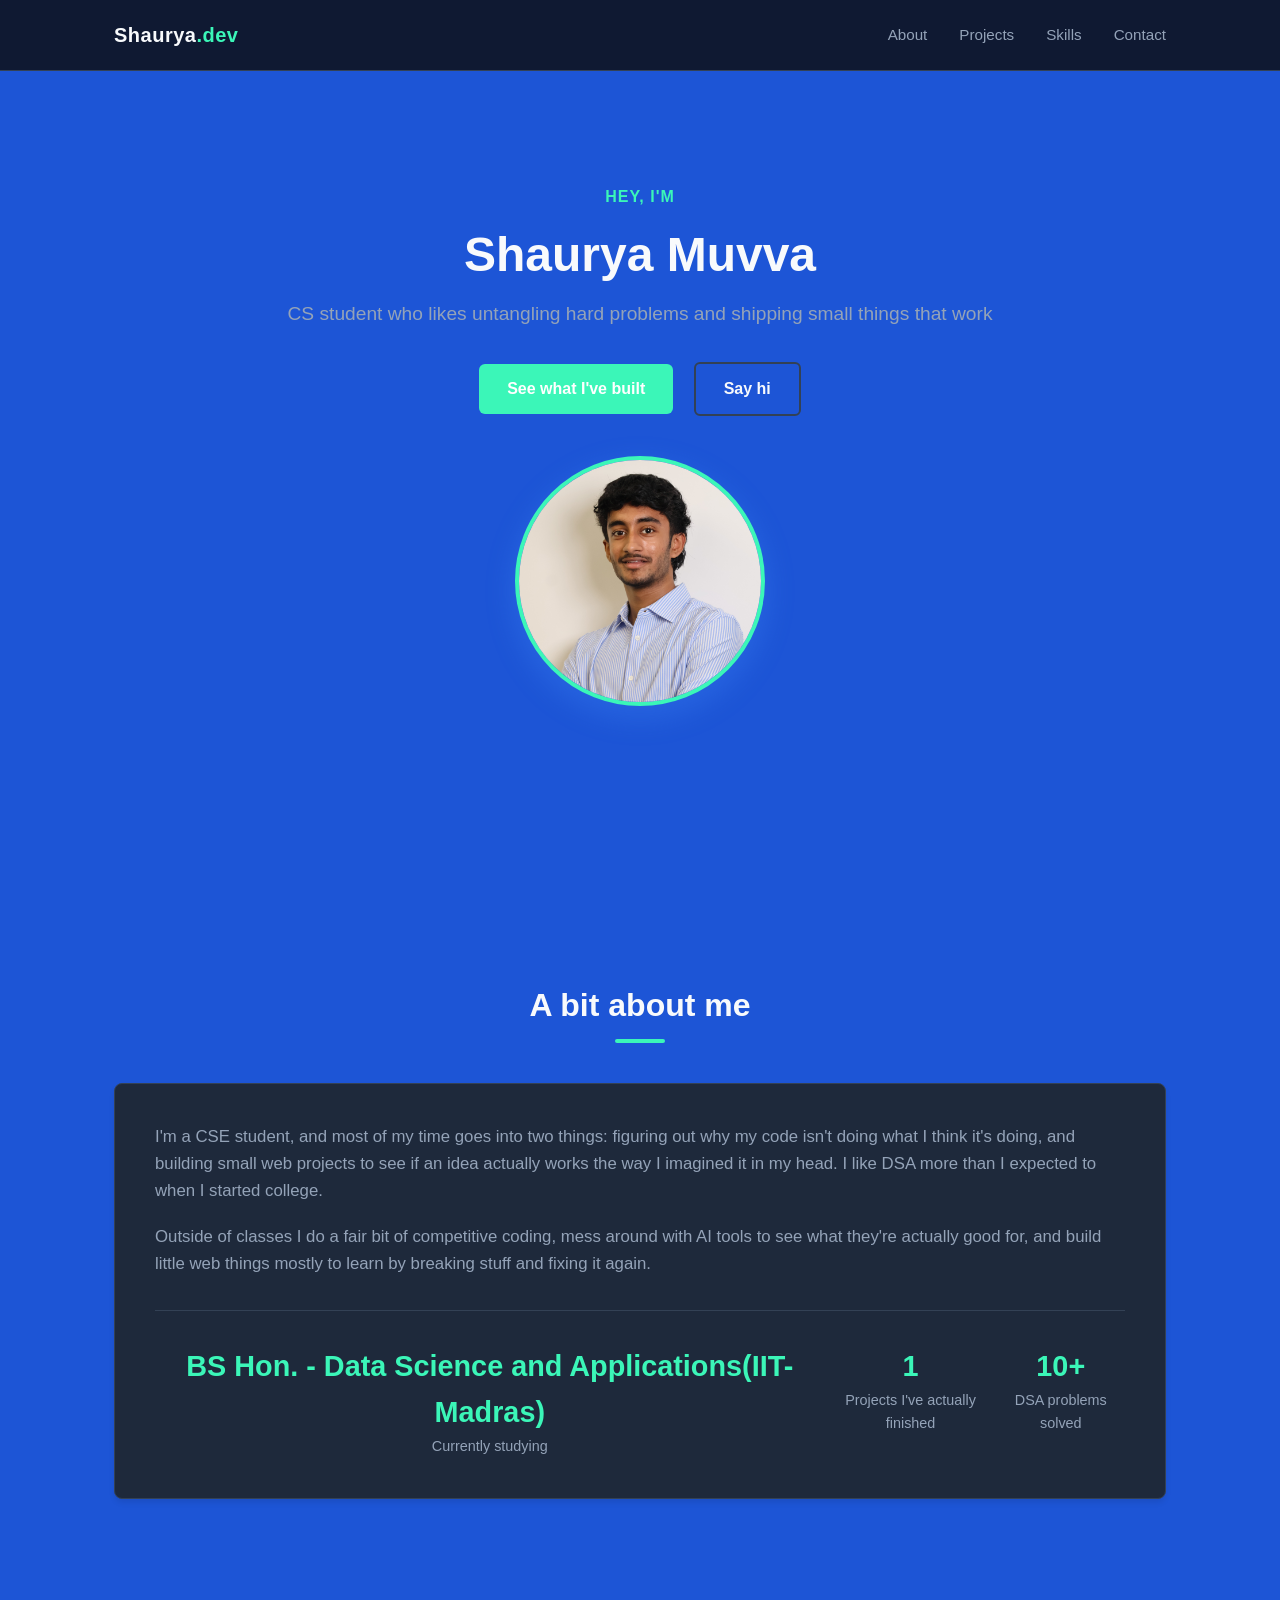
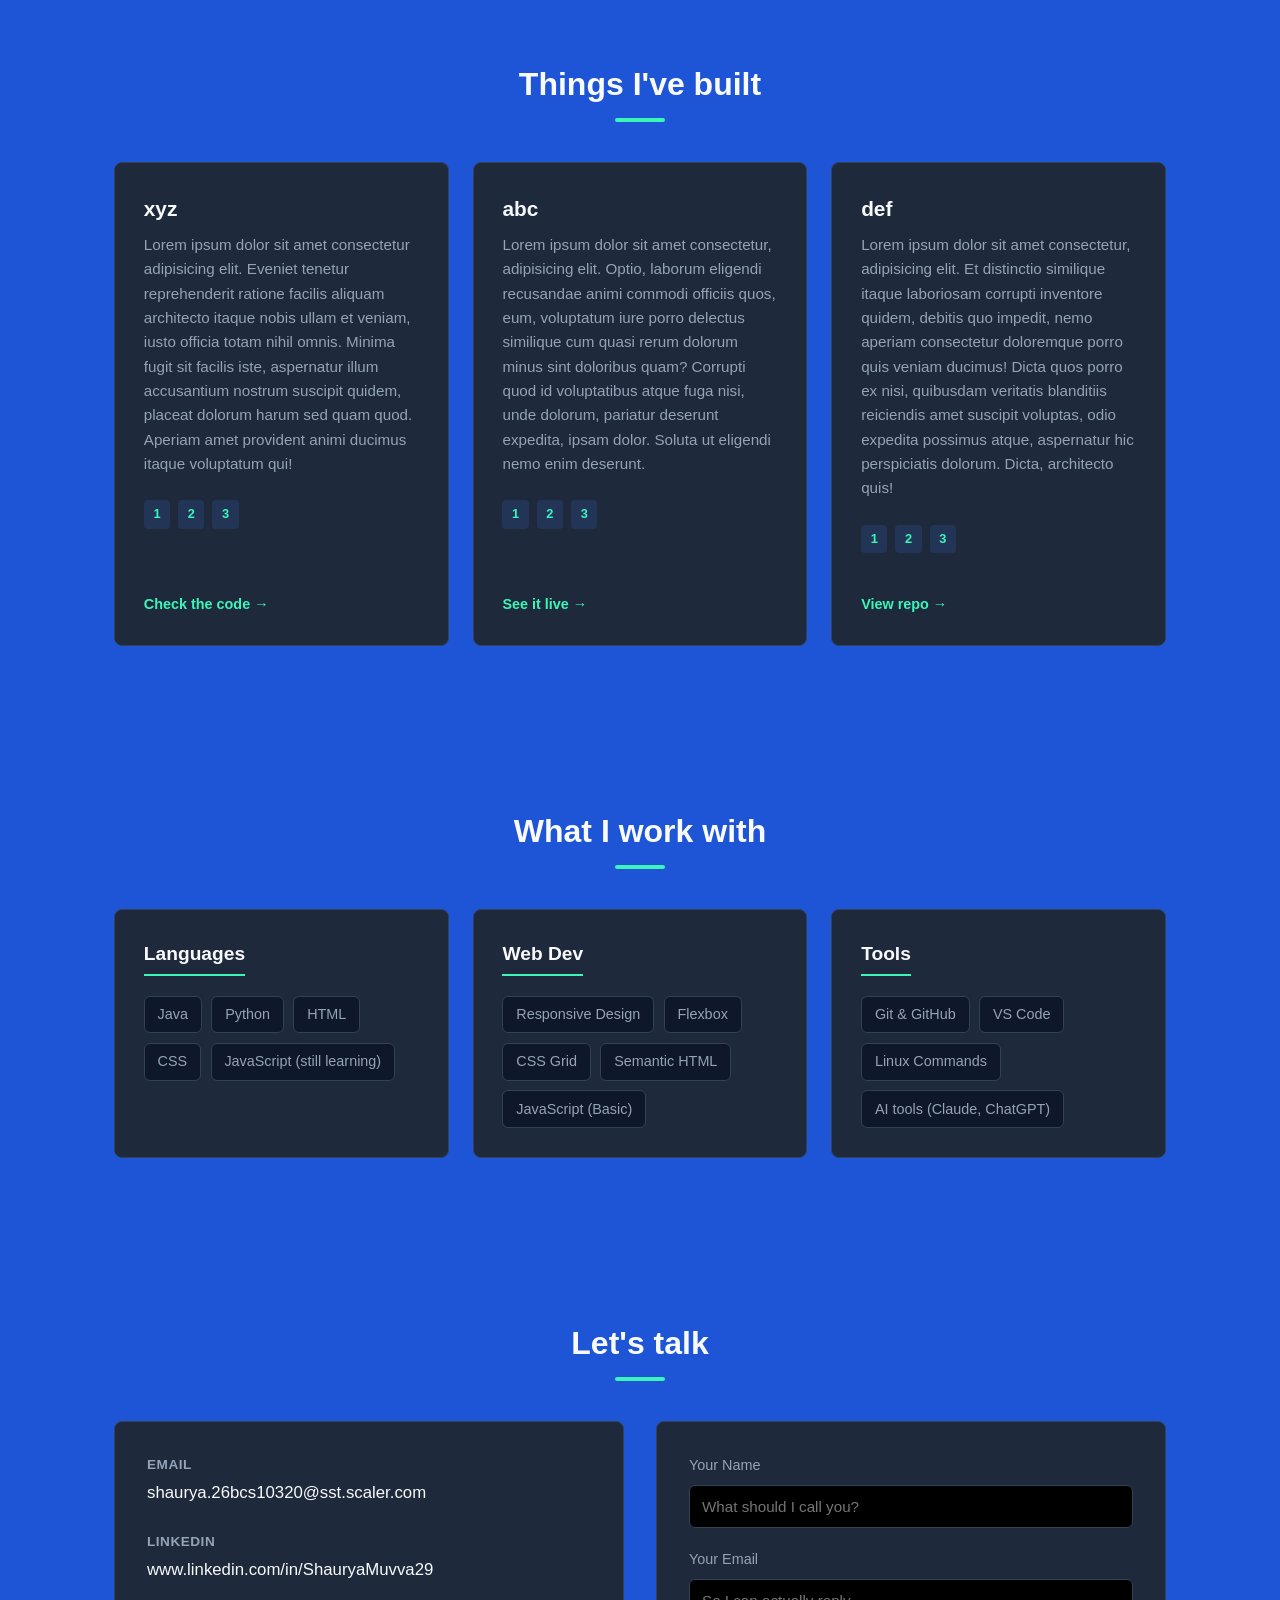
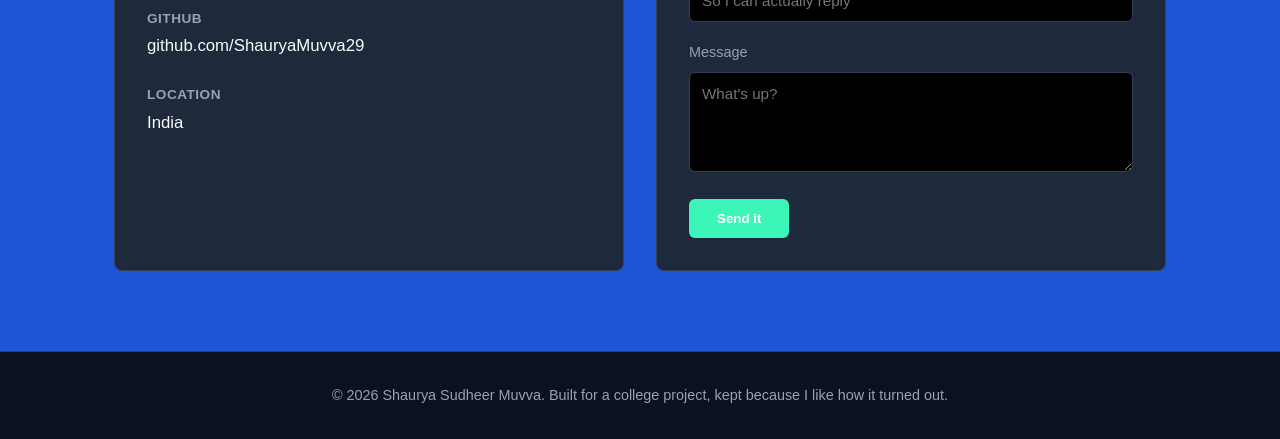
<file: index.html>
<!DOCTYPE html>
<html lang="en">
<head>
    <meta charset="UTF-8">
    <meta name="viewport" content="width=device-width, initial-scale=1.0, viewport-fit=cover">
    <title>Shaurya Sudheer Muvva - Portfolio</title>
 
    <style>
        /* colors + a couple of layout constants, tweak these and the rest follows */
        :root {
            --bg-color: #1d55d6;
            --card-bg: #1e293b;
            --card-border: #334155;
            --text-primary: #f8fafc;
            --text-secondary: #94a3b8;
            --accent-color: #3bf6b8;
            --accent-hover: #eb8125;
            --font-family: 'Segoe UI', Tahoma, Geneva, Verdana, sans-serif;
            --max-width: 1100px;
        }
 
        * {
            margin: 0;
            padding: 0;
            box-sizing: border-box;
        }
 
        html {
            scroll-behavior: smooth;
        }
 
        body {
            background-color: var(--bg-color);
            color: var(--text-primary);
            font-family: var(--font-family);
            line-height: 1.6;
        }
 
        a {
            color: var(--accent-color);
            text-decoration: none;
            
        }
 
        a:hover {
            color: var(--accent-hover);
        }
 
        .container {
            max-width: var(--max-width);
            margin: 0 auto;
            padding: 0 1.5rem;
        }
 
        section {
            padding: 5rem 0;
        }
 
        .section-title {
            font-size: 2rem;
            margin-bottom: 2.5rem;
            text-align: center;
            position: relative;
        }
 
        .section-title::after {
            content: '';
            display: block;
            width: 50px;
            height: 4px;
            background-color: var(--accent-color);
            margin: 0.5rem auto 0;
            border-radius: 2px;
        }
 
        /* fixed nav bar up top */
        header {
            position: fixed;
            top: 0;
            left: 0;
            width: 100%;
            background-color: rgba(15, 23, 42, 0.95);
            border-bottom: 1px solid var(--card-border);
            
        }
 
        .navbar {
            display: flex;
            justify-content: space-between;
            align-items: center;
            height: 70px;
        }
 
        .logo {
            font-size: 1.25rem;
            font-weight: 700;
            color: var(--text-primary);
            letter-spacing: 0.5px;
        }
 
        .logo span {
            color: var(--accent-color);
        }
 
        .nav-links {
            display: flex;
            list-style: none;
            gap: 2rem;
        }
 
        .nav-links a {
            color: var(--text-secondary);
            font-weight: 500;
            font-size: 0.95rem;
        }
 
        .nav-links a:hover {
            color: var(--accent-color);
        }
 
        /* hero / intro */
        .hero {
            min-height: 100vh;
            display: flex;
            align-items: center;
            justify-content: center;
            text-align: center;
            padding-top: 70px;
        }
 
        .hero-content {
            max-width: 800px;
        }
 
        .hero-tag {
            color: var(--accent-color);
            font-size: 1rem;
            font-weight: 600;
            text-transform: uppercase;
            letter-spacing: 1px;
            margin-bottom: 1rem;
        }
 
        .hero-title {
            font-size: 3rem;
            font-weight: 800;
            margin-bottom: 1rem;
            line-height: 1.2;
        }
 
        .hero-subtitle {
            font-size: 1.2rem;
            color: var(--text-secondary);
            margin-bottom: 2rem;
        }
 
        .hero-actions {
            margin-bottom: 2.5rem;
        }
 
        .hero-image-wrapper {
            display: flex;
            justify-content: center;
            align-items: center;
            margin-top: 2.5rem;
        }
 
        .profile-img {
            width: 250px;
            height: 250px;
            border-radius: 50%;
            object-fit: cover;
            object-position: center 25%;
            border: 4px solid var(--accent-color);
            box-shadow: 0 10px 25px 5px rgba(59, 130, 246, 0.3);
            
        }
 
        .profile-img:hover {
            transform: scale(1.05);
            border-color: var(--accent-hover);
        }
 
        .btn {
            display: inline-block;
            background-color: var(--accent-color);
            color: #ffffff;
            padding: 0.75rem 1.75rem;
            border-radius: 6px;
            font-weight: 600;
            
        }
 
        .btn:hover {
            background-color: var(--accent-hover);
            color: #ffffff;
            transform: translateY(-2px);
        }
 
        .btn-outline {
            background-color: transparent;
            border: 2px solid var(--card-border);
            color: var(--text-primary);
            margin-left: 1rem;
        }
 
        .btn-outline:hover {
            border-color: var(--accent-color);
            background-color: rgba(59, 130, 246, 0.1);
        }
 
        /* about */
        .about-card {
            background-color: var(--card-bg);
            border: 1px solid var(--card-border);
            border-radius: 8px;
            padding: 2.5rem;
            box-shadow: 0 4px 6px -1px rgba(0, 0, 0, 0.1);
        }
 
        .about-text p {
            color: var(--text-secondary);
            margin-bottom: 1.2rem;
            font-size: 1.05rem;
        }
 
        .about-highlights {
            display: flex;
            justify-content: space-around;
            margin-top: 2rem;
            padding-top: 2rem;
            border-top: 1px solid var(--card-border);
            text-align: center;
        }
 
        .highlight-item h3 {
            font-size: 1.8rem;
            color: var(--accent-color);
        }
 
        .highlight-item p {
            font-size: 0.9rem;
            color: var(--text-secondary);
            margin-bottom: 0;
        }
 
        /* project cards */
        .projects-grid {
            display: grid;
            grid-template-columns: repeat(auto-fit, minmax(300px, 1fr));
            gap: 1.5rem;
        }
 
        .project-card {
            background-color: var(--card-bg);
            border: 1px solid var(--card-border);
            border-radius: 8px;
            padding: 1.8rem;
            display: flex;
            flex-direction: column;
            justify-content: space-between;
            transition: transform 0.3s ease, border-color 0.3s ease;
        }
 
        .project-card:hover {
            transform: translateY(-5px);
            border-color: var(--accent-color);
        }
 
        .project-header {
            margin-bottom: 1rem;
        }
 
        .project-title {
            font-size: 1.3rem;
            margin-bottom: 0.5rem;
        }
 
        .project-desc {
            color: var(--text-secondary);
            font-size: 0.95rem;
            margin-bottom: 1.5rem;
        }
 
        .project-tags {
            display: flex;
            flex-wrap: wrap;
            gap: 0.5rem;
            margin-bottom: 1.5rem;
        }
 
        .tag {
            background-color: rgba(59, 130, 246, 0.15);
            color: var(--accent-color);
            font-size: 0.8rem;
            padding: 0.25rem 0.6rem;
            border-radius: 4px;
            font-weight: 600;
        }
 
        .project-link {
            font-size: 0.9rem;
            font-weight: 600;
        }
 
        /* skills */
        .skills-grid {
            display: grid;
            grid-template-columns: repeat(auto-fit, minmax(280px, 1fr));
            gap: 1.5rem;
        }
 
        .skill-group {
            background-color: var(--card-bg);
            border: 1px solid var(--card-border);
            border-radius: 8px;
            padding: 1.8rem;
        }
 
        .skill-group h3 {
            font-size: 1.2rem;
            margin-bottom: 1.2rem;
            color: var(--text-primary);
            border-bottom: 2px solid var(--accent-color);
            display: inline-block;
            padding-bottom: 0.3rem;
        }
 
        .skill-list {
            display: flex;
            flex-wrap: wrap;
            gap: 0.6rem;
        }
 
        .skill-badge {
            background-color: #0f172a;
            border: 1px solid var(--card-border);
            color: var(--text-secondary);
            padding: 0.4rem 0.8rem;
            border-radius: 6px;
            font-size: 0.9rem;
        }
 
        /* contact */
        .contact-container {
            display: grid;
            grid-template-columns: 1fr 1fr;
            gap: 2rem;
        }
 
        .contact-info {
            background-color: var(--card-bg);
            border: 1px solid var(--card-border);
            border-radius: 8px;
            padding: 2rem;
        }
 
        .info-item {
            margin-bottom: 1.5rem;
        }
 
        .info-item h4 {
            color: var(--text-secondary);
            font-size: 0.85rem;
            text-transform: uppercase;
            letter-spacing: 0.5px;
            margin-bottom: 0.25rem;
        }
 
        .info-item p {
            font-size: 1.05rem;
            font-weight: 500;
        }
 
        .contact-form {
            background-color: var(--card-bg);
            border: 1px solid var(--card-border);
            border-radius: 8px;
            padding: 2rem;
        }
 
        .form-group {
            margin-bottom: 1.2rem;
        }
 
        .form-group label {
            display: block;
            margin-bottom: 0.5rem;
            font-size: 0.9rem;
            color: var(--text-secondary);
        }
 
        .form-group input,
        .form-group textarea {
            width: 100%;
            padding: 0.75rem;
            background-color: black;
            border: 1px solid var(--card-border);
            border-radius: 6px;
            color: var(--text-primary);
            font-family: inherit;
            font-size: 0.95rem;
        }
 
        .form-group input:focus,
        .form-group textarea:focus {
            outline: none;
            border-color: var(--accent-color);
        }
 
        .form-group textarea {
            resize: vertical;
            min-height: 100px;
        }
 
        footer {
            background-color: #0b1120;
            border-top: 1px solid var(--card-border);
            text-align: center;
            padding: 2rem 0;
            color: var(--text-secondary);
            font-size: 0.9rem;
        }
 
        @media (max-width: 768px) {
            .hero-title {
                font-size: 2.2rem;
            }
 
            .contact-container {
                grid-template-columns: 1fr;
            }
 
            .about-highlights {
                flex-direction: column;
                gap: 1.5rem;
            }
 
            .nav-links {
                gap: 1rem;
            }
 
            .nav-links a {
                font-size: 0.85rem;
            }
 
            .btn-outline {
                margin-left: 0;
                margin-top: 1rem;
                display: inline-block;
            }
        }
    </style>
</head>
<body>
 
    <header>
        <div class="container navbar">
            <a href="#" class="logo">Shaurya<span>.dev</span></a>
            <ul class="nav-links">
                <li><a href="#about">About</a></li>
                <li><a href="#projects">Projects</a></li>
                <li><a href="#skills">Skills</a></li>
                <li><a href="#contact">Contact</a></li>
            </ul>
        </div>
    </header>
 
    <main>
        <!-- intro / hero -->
        <section class="hero">
            <div class="container hero-content">
                <p class="hero-tag">hey, I'm</p>
                <h1 class="hero-title">Shaurya Muvva</h1>
                <p class="hero-subtitle">CS student who likes untangling hard problems and shipping small things that work</p>
 
                <div class="hero-actions">
                    <a href="#projects" class="btn">See what I've built</a>
                    <a href="#contact" class="btn btn-outline">Say hi</a>
                </div>
 
                <div class="hero-image-wrapper">
                    <img
                        src="formal_photo.JPG"
                        alt="Shaurya Sudheer Muvva - Profile Photo"
                        class="profile-img"
                    >
                </div>
            </div>
        </section>
 
        <!-- about -->
        <section id="about">
            <div class="container">
                <h2 class="section-title">A bit about me</h2>
                <div class="about-card">
                    <div class="about-text">
                        <p>
                            I'm a CSE student, and most of my time goes into two things: figuring out why my code
                            isn't doing what I think it's doing, and building small web projects to see if an idea
                            actually works the way I imagined it in my head. I like DSA more than I expected to when
                            I started college.
                        </p>
                        <p>
                            Outside of classes I do a fair bit of competitive coding, mess around with AI tools to
                            see what they're actually good for, and build little web things mostly to learn by
                            breaking stuff and fixing it again.
                        </p>
                    </div>
                    <div class="about-highlights">
                        <div class="highlight-item">
                            <h3>BS Hon. - Data Science and Applications(IIT-Madras)</h3>
                            <p>Currently studying</p>
                        </div>
                        <div class="highlight-item">
                            <h3>1</h3>
                            <p>Projects I've actually finished</p>
                        </div>
                        <div class="highlight-item">
                            <h3>10+</h3>
                            <p>DSA problems solved</p>
                        </div>
                    </div>
                </div>
            </div>
        </section>
 
        <!-- projects -->
        <section id="projects">
            <div class="container">
                <h2 class="section-title">Things I've built</h2>
                <div class="projects-grid">
 
                    <div class="project-card">
                        <div class="project-header">
                            <h3 class="project-title">xyz</h3>
                            <p class="project-desc">Lorem ipsum dolor sit amet consectetur adipisicing elit. Eveniet tenetur reprehenderit ratione facilis aliquam architecto itaque nobis ullam et veniam, iusto officia totam nihil omnis. Minima fugit sit facilis iste, aspernatur illum accusantium nostrum suscipit quidem, placeat dolorum harum sed quam quod. Aperiam amet provident animi ducimus itaque voluptatum qui!</p>
                            <div class="project-tags">
                                <span class="tag">1</span>
                                <span class="tag">2</span>
                                <span class="tag">3</span>
                            </div>
                        </div>
                        <a href="#" class="project-link">Check the code &rarr;</a>
                    </div>
 
                    <div class="project-card">
                        <div class="project-header">
                            <h3 class="project-title">abc</h3>
                            <p class="project-desc">Lorem ipsum dolor sit amet consectetur, adipisicing elit. Optio, laborum eligendi recusandae animi commodi officiis quos, eum, voluptatum iure porro delectus similique cum quasi rerum dolorum minus sint doloribus quam? Corrupti quod id voluptatibus atque fuga nisi, unde dolorum, pariatur deserunt expedita, ipsam dolor. Soluta ut eligendi nemo enim deserunt.</p>
                            <div class="project-tags">
                                <span class="tag">1</span>
                                <span class="tag">2</span>
                                <span class="tag">3</span>
                            </div>
                        </div>
                        <a href="#" class="project-link">See it live &rarr;</a>
                    </div>
 
                    <div class="project-card">
                        <div class="project-header">
                            <h3 class="project-title">def</h3>
                            <p class="project-desc">Lorem ipsum dolor sit amet consectetur, adipisicing elit. Et distinctio similique itaque laboriosam corrupti inventore quidem, debitis quo impedit, nemo aperiam consectetur doloremque porro quis veniam ducimus! Dicta quos porro ex nisi, quibusdam veritatis blanditiis reiciendis amet suscipit voluptas, odio expedita possimus atque, aspernatur hic perspiciatis dolorum. Dicta, architecto quis!</p>
                            <div class="project-tags">
                                <span class="tag">1</span>
                                <span class="tag">2</span>
                                <span class="tag">3</span>
                            </div>
                        </div>
                        <a href="#" class="project-link">View repo &rarr;</a>
                    </div>
 
                </div>
            </div>
        </section>
 
        <!-- skills -->
        <section id="skills">
            <div class="container">
                <h2 class="section-title">What I work with</h2>
                <div class="skills-grid">
 
                    <div class="skill-group">
                        <h3>Languages</h3>
                        <div class="skill-list">
                            <span class="skill-badge">Java</span>
                            <span class="skill-badge">Python</span>
                            <span class="skill-badge">HTML</span>
                            <span class="skill-badge">CSS</span>
                            <span class="skill-badge">JavaScript (still learning)</span>
                        </div>
                    </div>
 
                    <div class="skill-group">
                        <h3>Web Dev</h3>
                        <div class="skill-list">
                            <span class="skill-badge">Responsive Design</span>
                            <span class="skill-badge">Flexbox</span>
                            <span class="skill-badge">CSS Grid</span>
                            <span class="skill-badge">Semantic HTML</span>
                            <span class="skill-badge">JavaScript (Basic)</span>
                        </div>
                    </div>
 
                    <div class="skill-group">
                        <h3>Tools</h3>
                        <div class="skill-list">
                            <span class="skill-badge">Git & GitHub</span>
                            <span class="skill-badge">VS Code</span>
                            <span class="skill-badge">Linux Commands</span>
                            <span class="skill-badge">AI tools (Claude, ChatGPT)</span>
                        </div>
                    </div>
 
                </div>
            </div>
        </section>
 
        <!-- contact -->
        <section id="contact">
            <div class="container">
                <h2 class="section-title">Let's talk</h2>
                <div class="contact-container">
 
                    <div class="contact-info">
                        <div class="info-item">
                            <h4>Email</h4>
                            <p>shaurya.26bcs10320@sst.scaler.com</p>
                        </div>
                        <div class="info-item">
                            <h4>LinkedIn</h4>
                            <p>www.linkedin.com/in/ShauryaMuvva29</p>
                        </div>
                        <div class="info-item">
                            <h4>GitHub</h4>
                            <p>github.com/ShauryaMuvva29</p>
                        </div>
                        <div class="info-item">
                            <h4>Location</h4>
                            <p>India</p>
                        </div>
                    </div>
 
                    <form class="contact-form" action="#" method="post">
                        <div class="form-group">
                            <label for="name">Your Name</label>
                            <input type="text" id="name" name="name" placeholder="What should I call you?" required>
                        </div>
                        <div class="form-group">
                            <label for="email">Your Email</label>
                            <input type="email" id="email" name="email" placeholder="So I can actually reply" required>
                        </div>
                        <div class="form-group">
                            <label for="message">Message</label>
                            <textarea id="message" name="message" placeholder="What's up?"></textarea>
                        </div>
                        <a href="end.html">
                        <button type="submit" class="btn" style="border: none; cursor: pointer; ">Send it</button>
                        </a>
                    </form>
 
                </div>
            </div>
        </section>
    </main>
 
    <footer>
        <div class="container">
            <p>&copy; 2026 Shaurya Sudheer Muvva. Built for a college project, kept because I like how it turned out.</p>
        </div>
    </footer>
 
</body>
</html>
</file>
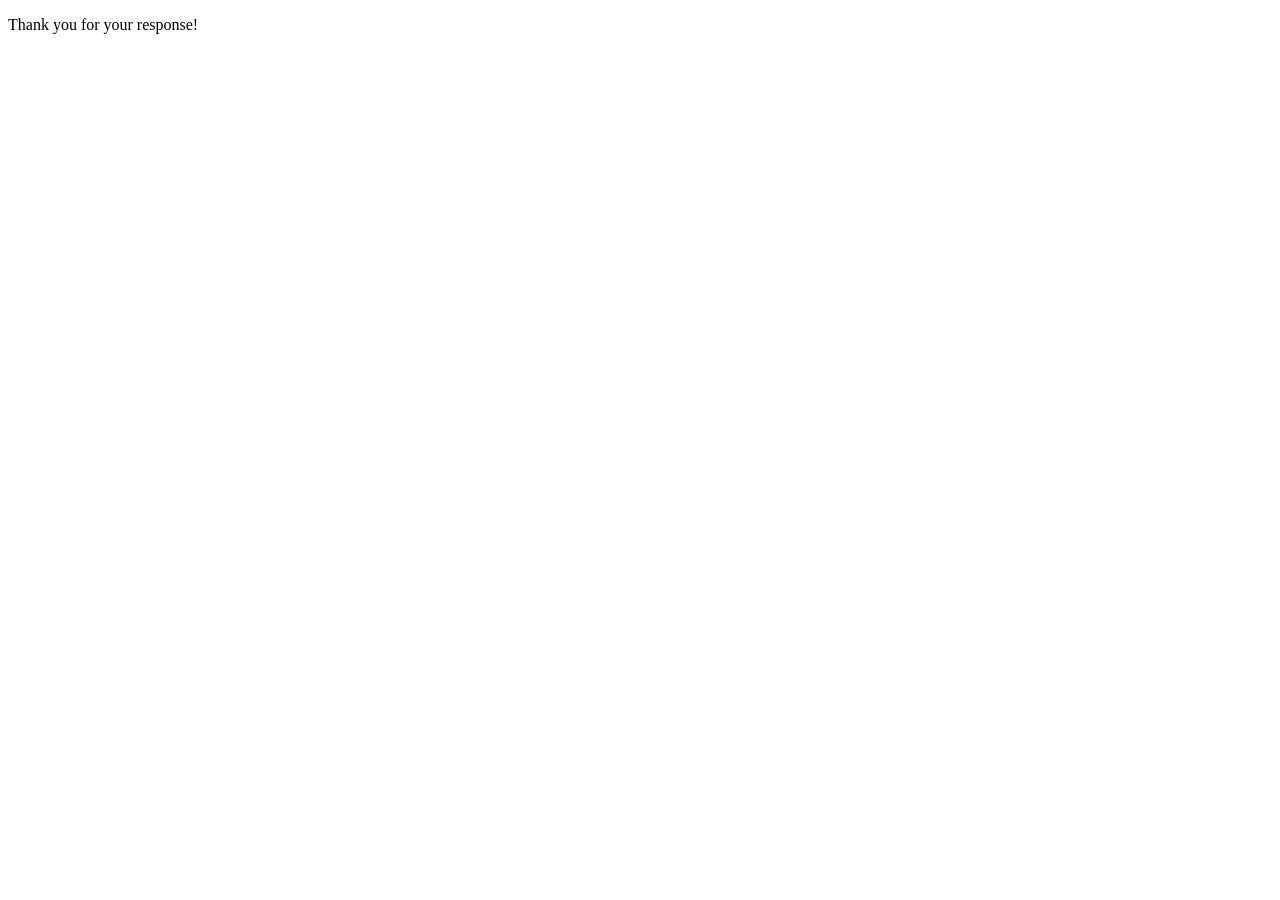
<file: end.html>
<!DOCTYPE html>
<html lang="en">
<head>
    <meta charset="UTF-8">
    <meta name="viewport" content="width=device-width, initial-scale=1.0">
    <title>Document</title>
</head>
<body>
    <p>Thank you for your response!</p>
</body>
</html>
</file>
